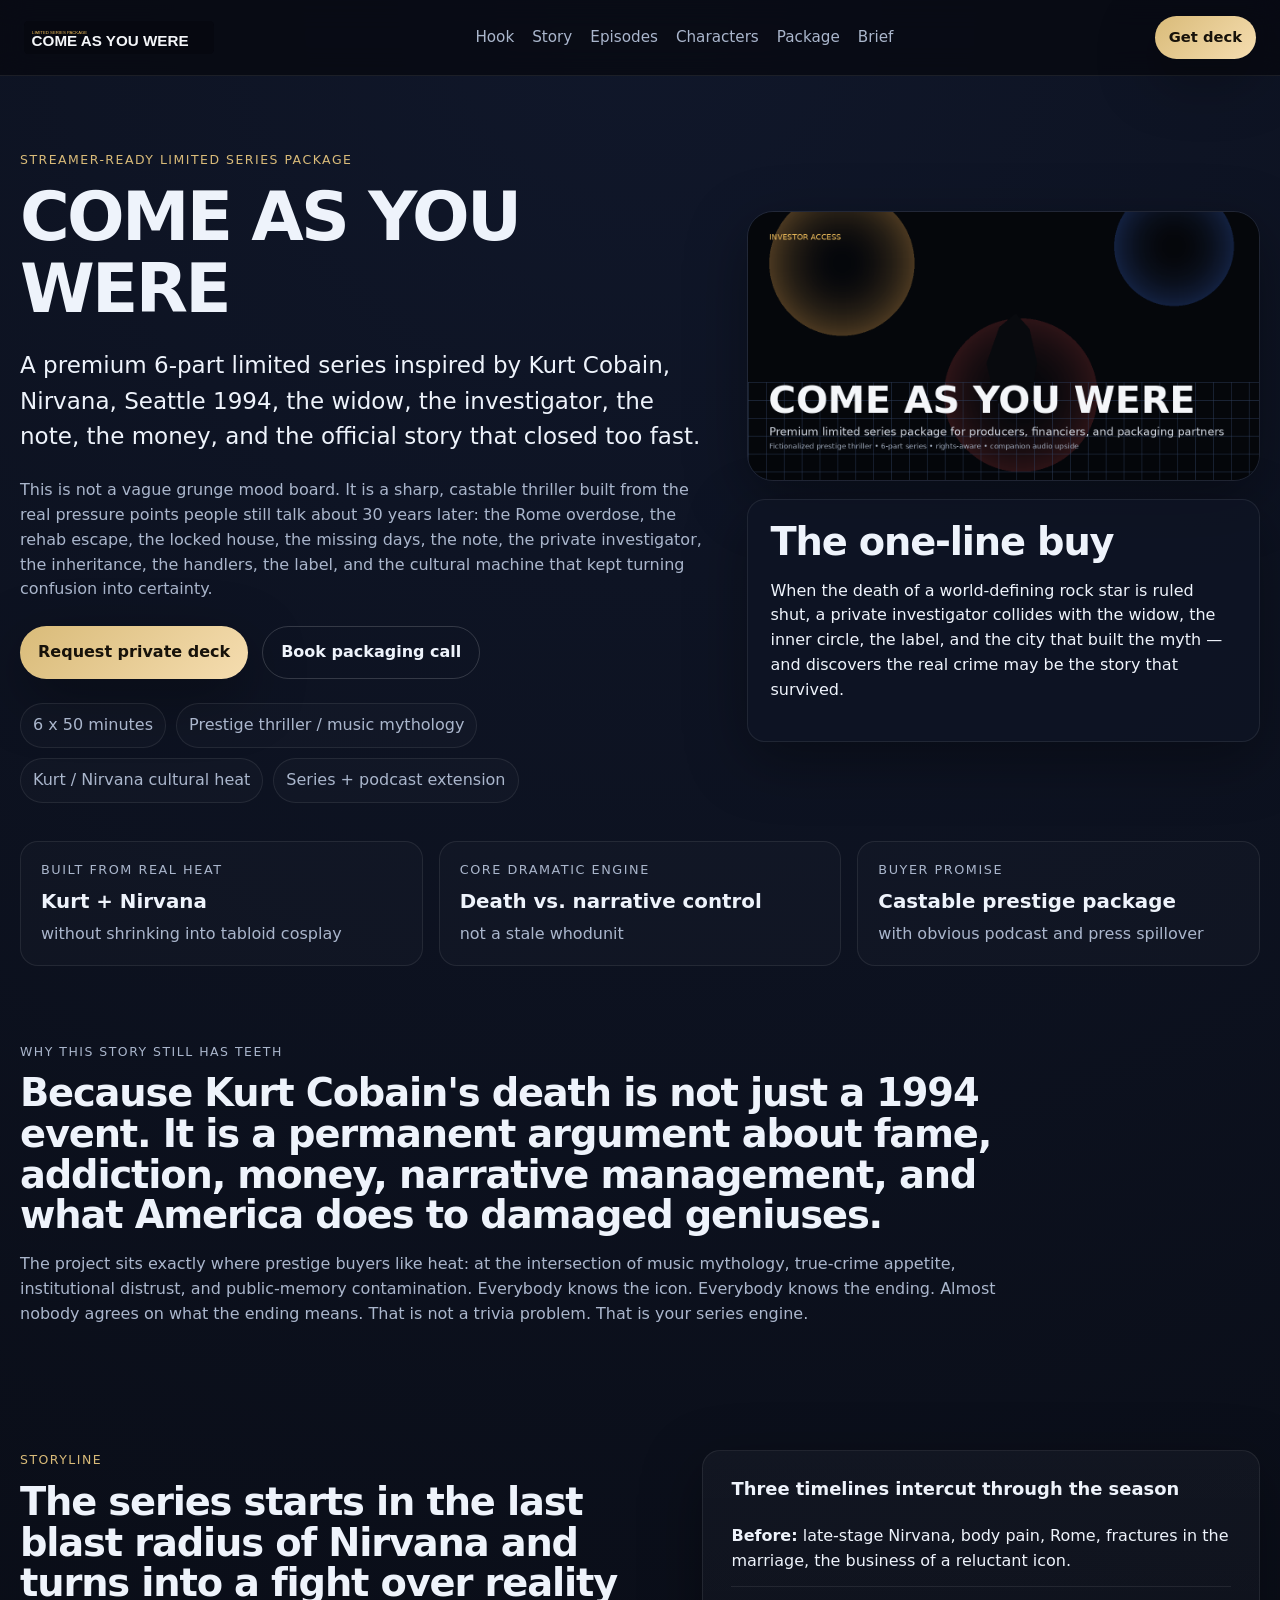
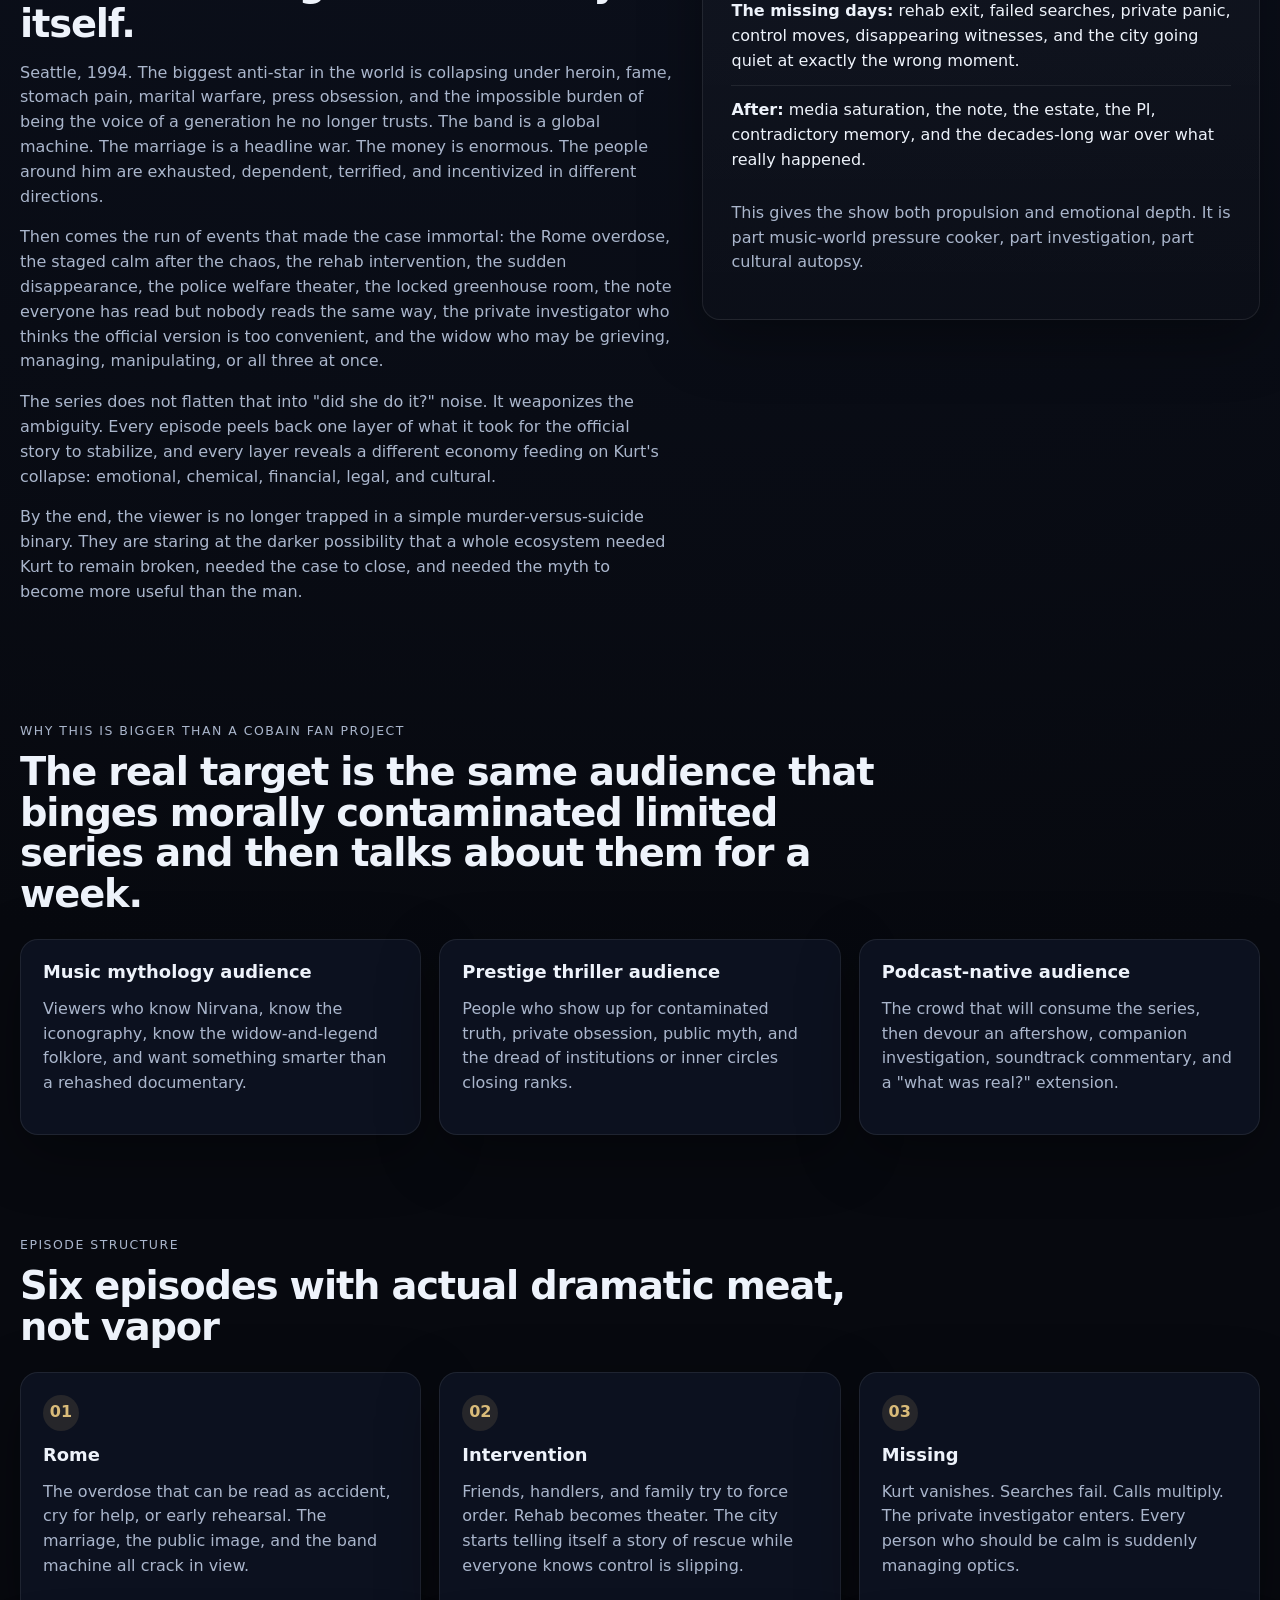
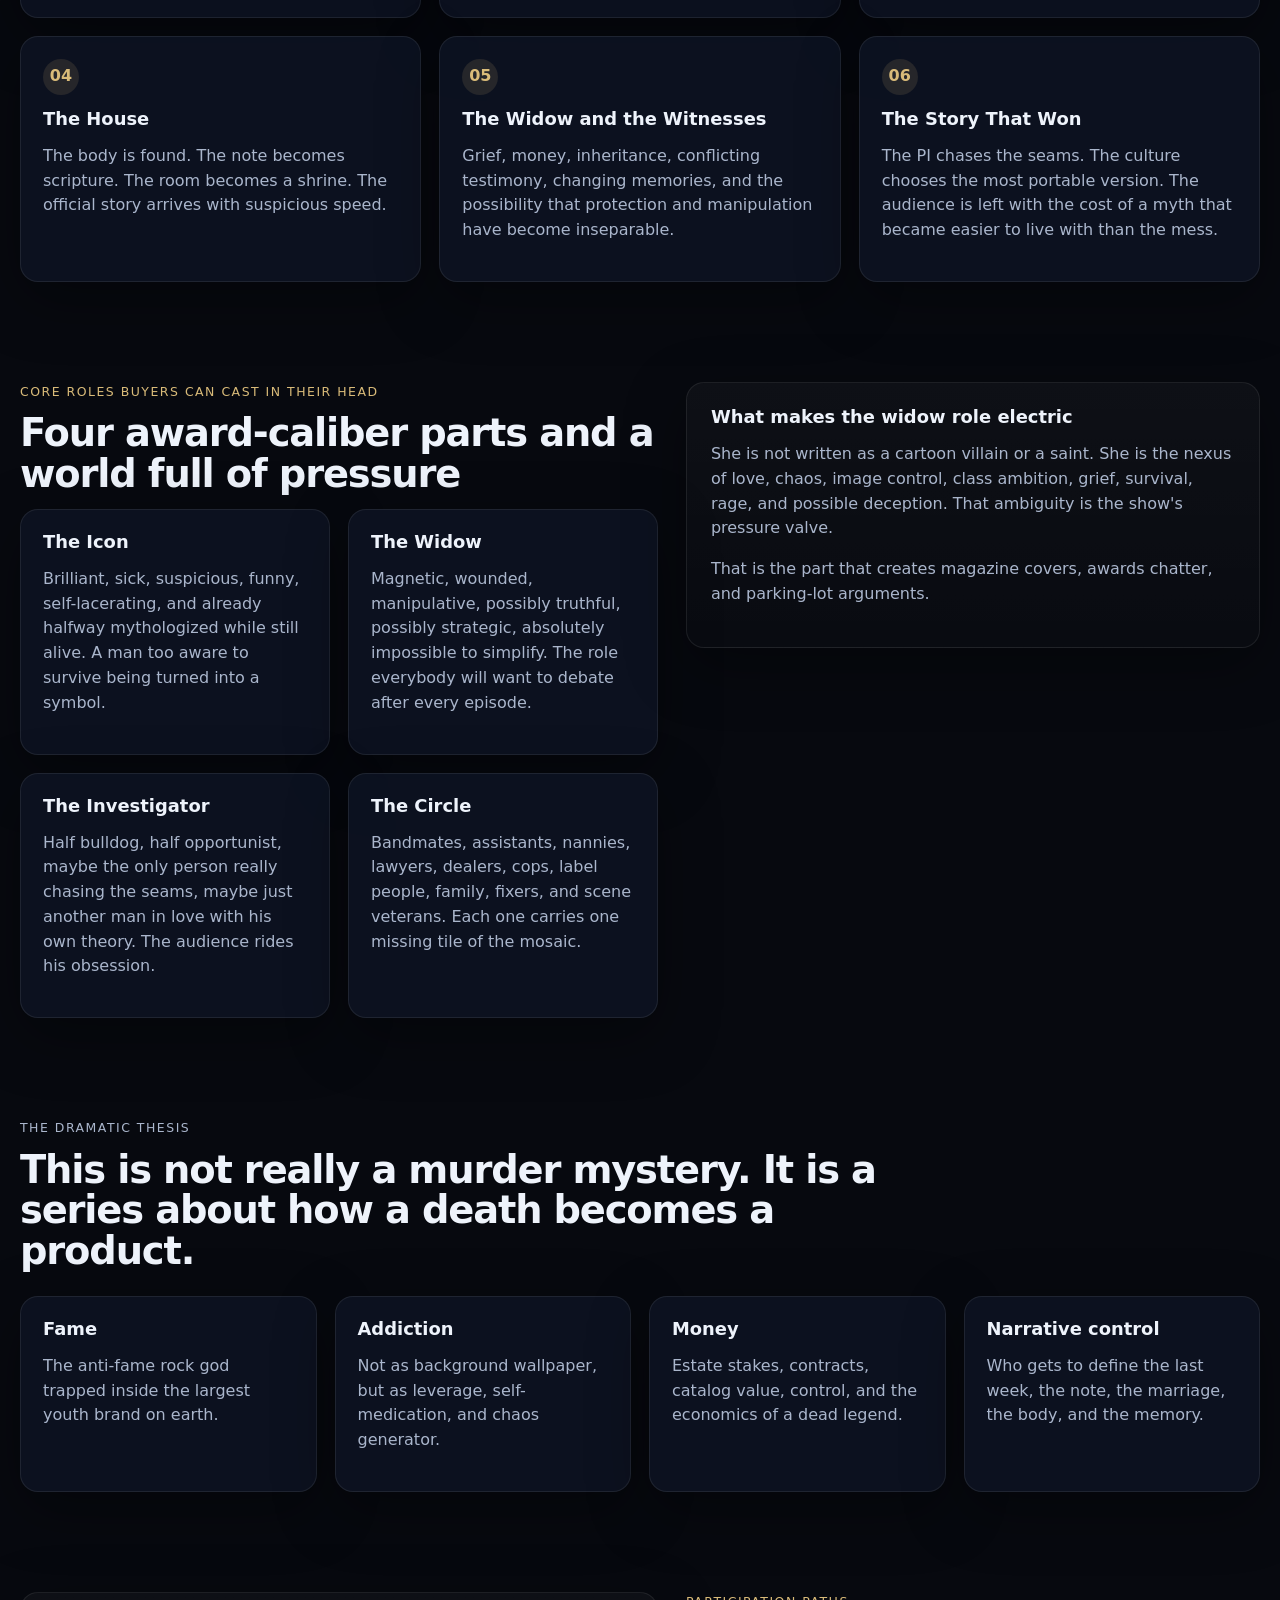
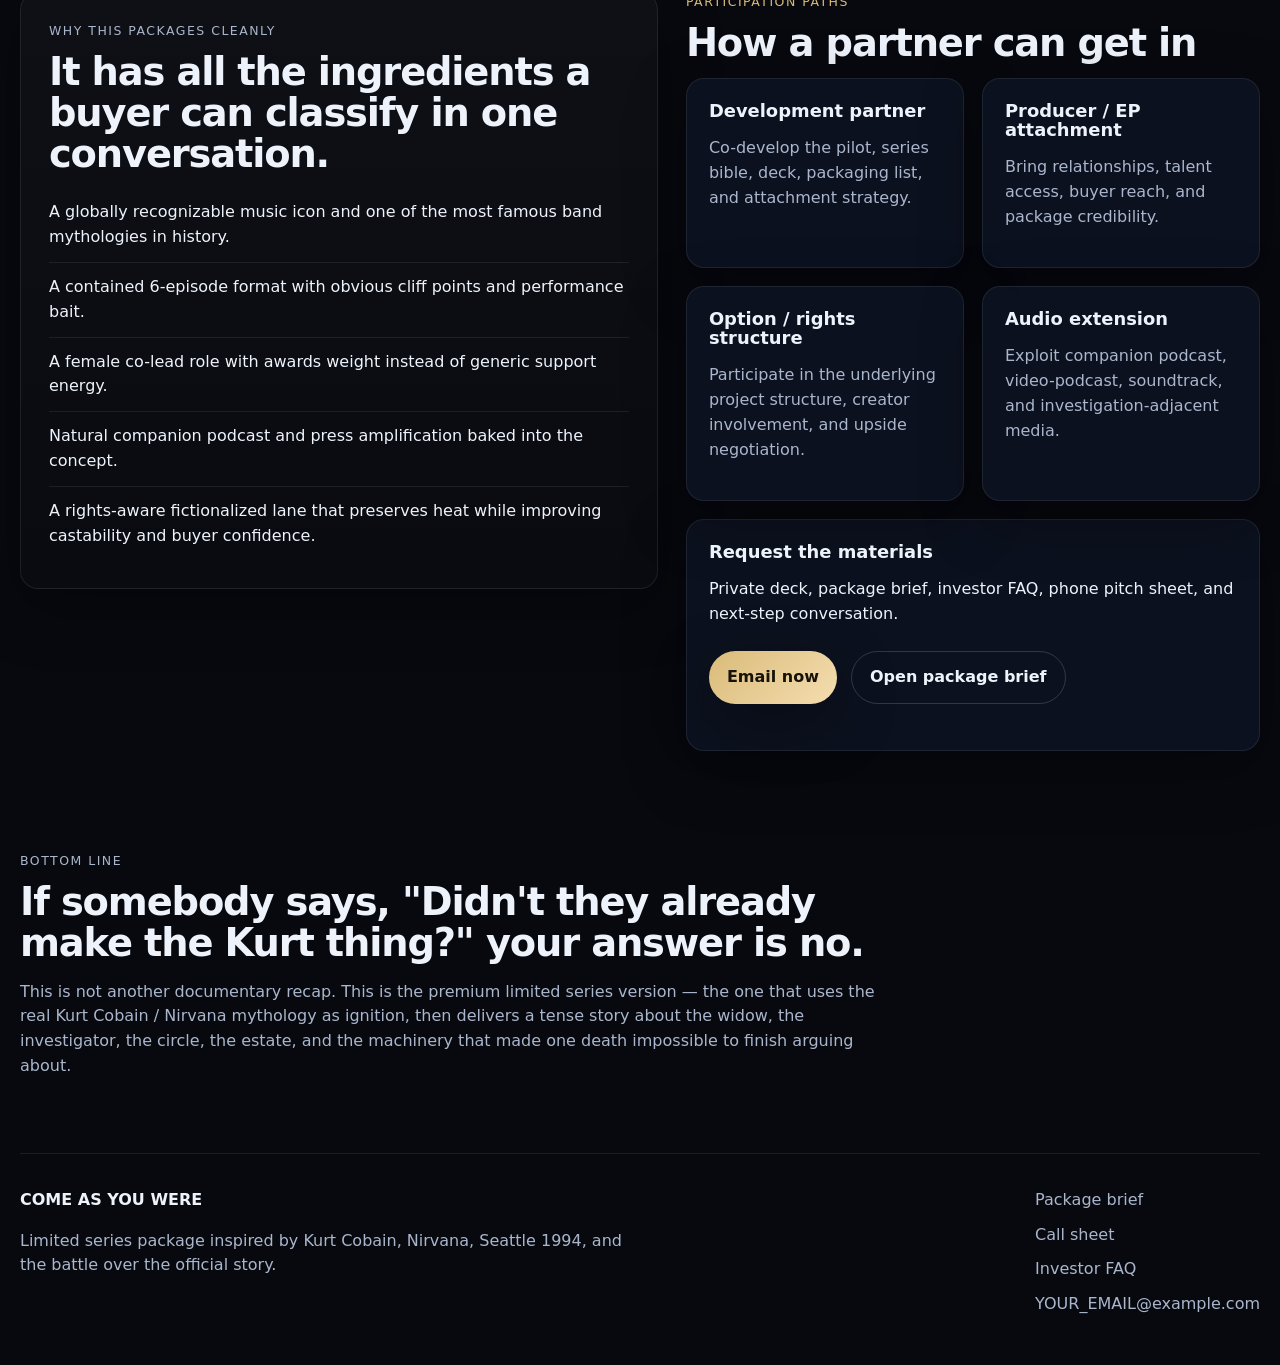
<file: index.html>
<!DOCTYPE html>
<html lang="en">
<head>
  <meta charset="UTF-8">
  <meta name="viewport" content="width=device-width, initial-scale=1.0">
  <title>COME AS YOU WERE | Limited Series Pitch Inspired by Kurt Cobain, Nirvana, and the Seattle 1994 Death Mythology</title>
  <meta name="description" content="COME AS YOU WERE is a premium limited series pitch inspired by Kurt Cobain, Nirvana, Seattle 1994, the widow, the investigator, the note, the money, and the machine that turned one death into permanent cultural argument.">
  <meta name="robots" content="index,follow,max-snippet:-1,max-image-preview:large,max-video-preview:-1">
  <link rel="canonical" href="https://YOUR-DOMAIN.com/">
  <link rel="icon" type="image/x-icon" href="assets/favicon.ico">
  <link rel="icon" type="image/png" sizes="32x32" href="assets/favicon-32.png">
  <link rel="icon" type="image/png" sizes="192x192" href="assets/favicon-192.png">
  <link rel="apple-touch-icon" href="assets/apple-touch-icon.png">
  <link rel="manifest" href="site.webmanifest">
  <meta name="theme-color" content="#07090f">
  <meta property="og:type" content="website">
  <meta property="og:title" content="COME AS YOU WERE | The Kurt Cobain / Nirvana limited-series package with real dramatic substance">
  <meta property="og:description" content="A prestige limited series pitch inspired by Kurt Cobain, Nirvana, Seattle 1994, the widow, the investigator, and the unresolved machinery that profited from ambiguity.">
  <meta property="og:url" content="https://YOUR-DOMAIN.com/">
  <meta property="og:image" content="https://YOUR-DOMAIN.com/assets/og-image.png">
  <meta name="twitter:card" content="summary_large_image">
  <meta name="twitter:title" content="COME AS YOU WERE | Limited Series Pitch Inspired by Kurt Cobain + Nirvana">
  <meta name="twitter:description" content="A premium mini-series package built from the cultural aftershock around Kurt Cobain, Nirvana, and the official story that closed too fast.">
  <meta name="twitter:image" content="https://YOUR-DOMAIN.com/assets/og-image.png">
  <link rel="preload" as="image" href="assets/og-image.png">
  <link rel="stylesheet" href="styles.css">
  <script type="application/ld+json">
  {
    "@context": "https://schema.org",
    "@graph": [
      {
        "@type": "WebSite",
        "name": "COME AS YOU WERE",
        "url": "https://YOUR-DOMAIN.com/",
        "description": "A premium limited series pitch inspired by Kurt Cobain, Nirvana, Seattle 1994, and the cultural battle over what really happened after an icon died.",
        "publisher": {"@type": "Person", "name": "Rick Broider"}
      },
      {
        "@type": "WebPage",
        "name": "COME AS YOU WERE | Limited Series Pitch",
        "url": "https://YOUR-DOMAIN.com/",
        "description": "A limited series pitch package built for producers, financiers, managers, attorneys, and packaging partners.",
        "primaryImageOfPage": "https://YOUR-DOMAIN.com/assets/og-image.png"
      },
      {
        "@type": "CreativeWork",
        "name": "COME AS YOU WERE",
        "creator": {"@type": "Person", "name": "Rick Broider", "sameAs": "https://www.imdb.com/name/YOUR-IMDB-ID/"},
        "genre": ["Thriller", "Music drama", "Mystery", "Limited series"],
        "description": "A six-part fictionalized prestige thriller inspired by Kurt Cobain, Nirvana, Seattle 1994, and the machine that hardened one public death into permanent myth."
      }
    ]
  }
  </script>
</head>
<body>
  <div class="site-shell">
    <header class="topbar">
      <a href="#top" class="brand"><img src="assets/wordmark.svg" alt="COME AS YOU WERE wordmark" class="brandmark"></a>
      <nav class="nav">
        <a href="#hook">Hook</a>
        <a href="#story">Story</a>
        <a href="#episodes">Episodes</a>
        <a href="#characters">Characters</a>
        <a href="#package">Package</a>
        <a href="docs/package-brief.html">Brief</a>
      </nav>
      <a href="mailto:YOUR_EMAIL@example.com?subject=COME%20AS%20YOU%20WERE%20-%20Private%20Deck" class="button button-sm">Get deck</a>
    </header>

    <main id="top">
      <section class="hero">
        <div class="hero-copy">
          <p class="eyebrow">Streamer-ready limited series package</p>
          <h1>COME AS YOU WERE</h1>
          <p class="hero-lead">A premium 6-part limited series inspired by Kurt Cobain, Nirvana, Seattle 1994, the widow, the investigator, the note, the money, and the official story that closed too fast.</p>
          <p class="hero-sub">This is not a vague grunge mood board. It is a sharp, castable thriller built from the real pressure points people still talk about 30 years later: the Rome overdose, the rehab escape, the locked house, the missing days, the note, the private investigator, the inheritance, the handlers, the label, and the cultural machine that kept turning confusion into certainty.</p>
          <div class="cta-row">
            <a class="button" href="mailto:YOUR_EMAIL@example.com?subject=COME%20AS%20YOU%20WERE%20-%20Request%20the%20Private%20Deck">Request private deck</a>
            <a class="button button-ghost" href="https://YOUR-CALENDAR-LINK.com/" target="_blank" rel="noopener">Book packaging call</a>
          </div>
          <ul class="hero-tags">
            <li>6 x 50 minutes</li>
            <li>Prestige thriller / music mythology</li>
            <li>Kurt / Nirvana cultural heat</li>
            <li>Series + podcast extension</li>
          </ul>
        </div>
        <div class="hero-card">
          <img src="assets/og-image.png" alt="COME AS YOU WERE key art" class="hero-image">
          <div class="signal-card">
            <h2>The one-line buy</h2>
            <p>When the death of a world-defining rock star is ruled shut, a private investigator collides with the widow, the inner circle, the label, and the city that built the myth — and discovers the real crime may be the story that survived.</p>
          </div>
        </div>
      </section>

      <section class="metrics-band" id="hook">
        <div class="metric">
          <span class="metric-label">Built from real heat</span>
          <strong>Kurt + Nirvana</strong>
          <span>without shrinking into tabloid cosplay</span>
        </div>
        <div class="metric">
          <span class="metric-label">Core dramatic engine</span>
          <strong>Death vs. narrative control</strong>
          <span>not a stale whodunit</span>
        </div>
        <div class="metric">
          <span class="metric-label">Buyer promise</span>
          <strong>Castable prestige package</strong>
          <span>with obvious podcast and press spillover</span>
        </div>
      </section>

      <section class="section">
        <div class="section-intro narrow">
          <p class="eyebrow">Why this story still has teeth</p>
          <h2>Because Kurt Cobain's death is not just a 1994 event. It is a permanent argument about fame, addiction, money, narrative management, and what America does to damaged geniuses.</h2>
          <p>The project sits exactly where prestige buyers like heat: at the intersection of music mythology, true-crime appetite, institutional distrust, and public-memory contamination. Everybody knows the icon. Everybody knows the ending. Almost nobody agrees on what the ending means. That is not a trivia problem. That is your series engine.</p>
        </div>
      </section>

      <section id="story" class="section split-section story-split">
        <div>
          <p class="eyebrow">Storyline</p>
          <h2>The series starts in the last blast radius of Nirvana and turns into a fight over reality itself.</h2>
          <p class="body-copy">Seattle, 1994. The biggest anti-star in the world is collapsing under heroin, fame, stomach pain, marital warfare, press obsession, and the impossible burden of being the voice of a generation he no longer trusts. The band is a global machine. The marriage is a headline war. The money is enormous. The people around him are exhausted, dependent, terrified, and incentivized in different directions.</p>
          <p class="body-copy">Then comes the run of events that made the case immortal: the Rome overdose, the staged calm after the chaos, the rehab intervention, the sudden disappearance, the police welfare theater, the locked greenhouse room, the note everyone has read but nobody reads the same way, the private investigator who thinks the official version is too convenient, and the widow who may be grieving, managing, manipulating, or all three at once.</p>
          <p class="body-copy">The series does not flatten that into "did she do it?" noise. It weaponizes the ambiguity. Every episode peels back one layer of what it took for the official story to stabilize, and every layer reveals a different economy feeding on Kurt's collapse: emotional, chemical, financial, legal, and cultural.</p>
          <p class="body-copy">By the end, the viewer is no longer trapped in a simple murder-versus-suicide binary. They are staring at the darker possibility that a whole ecosystem needed Kurt to remain broken, needed the case to close, and needed the myth to become more useful than the man.</p>
        </div>
        <aside class="highlight-panel large">
          <h3>Three timelines intercut through the season</h3>
          <ul class="clean-list">
            <li><strong>Before:</strong> late-stage Nirvana, body pain, Rome, fractures in the marriage, the business of a reluctant icon.</li>
            <li><strong>The missing days:</strong> rehab exit, failed searches, private panic, control moves, disappearing witnesses, and the city going quiet at exactly the wrong moment.</li>
            <li><strong>After:</strong> media saturation, the note, the estate, the PI, contradictory memory, and the decades-long war over what really happened.</li>
          </ul>
          <p class="small-note">This gives the show both propulsion and emotional depth. It is part music-world pressure cooker, part investigation, part cultural autopsy.</p>
        </aside>
      </section>

      <section class="section">
        <div class="section-intro">
          <p class="eyebrow">Why this is bigger than a Cobain fan project</p>
          <h2>The real target is the same audience that binges morally contaminated limited series and then talks about them for a week.</h2>
        </div>
        <div class="card-grid three-up">
          <article class="info-card">
            <h3>Music mythology audience</h3>
            <p>Viewers who know Nirvana, know the iconography, know the widow-and-legend folklore, and want something smarter than a rehashed documentary.</p>
          </article>
          <article class="info-card">
            <h3>Prestige thriller audience</h3>
            <p>People who show up for contaminated truth, private obsession, public myth, and the dread of institutions or inner circles closing ranks.</p>
          </article>
          <article class="info-card">
            <h3>Podcast-native audience</h3>
            <p>The crowd that will consume the series, then devour an aftershow, companion investigation, soundtrack commentary, and a "what was real?" extension.</p>
          </article>
        </div>
      </section>

      <section id="episodes" class="section">
        <div class="section-intro">
          <p class="eyebrow">Episode structure</p>
          <h2>Six episodes with actual dramatic meat, not vapor</h2>
        </div>
        <div class="episode-grid">
          <article class="episode-card"><span>01</span><h3>Rome</h3><p>The overdose that can be read as accident, cry for help, or early rehearsal. The marriage, the public image, and the band machine all crack in view.</p></article>
          <article class="episode-card"><span>02</span><h3>Intervention</h3><p>Friends, handlers, and family try to force order. Rehab becomes theater. The city starts telling itself a story of rescue while everyone knows control is slipping.</p></article>
          <article class="episode-card"><span>03</span><h3>Missing</h3><p>Kurt vanishes. Searches fail. Calls multiply. The private investigator enters. Every person who should be calm is suddenly managing optics.</p></article>
          <article class="episode-card"><span>04</span><h3>The House</h3><p>The body is found. The note becomes scripture. The room becomes a shrine. The official story arrives with suspicious speed.</p></article>
          <article class="episode-card"><span>05</span><h3>The Widow and the Witnesses</h3><p>Grief, money, inheritance, conflicting testimony, changing memories, and the possibility that protection and manipulation have become inseparable.</p></article>
          <article class="episode-card"><span>06</span><h3>The Story That Won</h3><p>The PI chases the seams. The culture chooses the most portable version. The audience is left with the cost of a myth that became easier to live with than the mess.</p></article>
        </div>
      </section>

      <section id="characters" class="section split-section">
        <div>
          <p class="eyebrow">Core roles buyers can cast in their head</p>
          <h2>Four award-caliber parts and a world full of pressure</h2>
          <div class="card-grid two-up">
            <article class="info-card">
              <h3>The Icon</h3>
              <p>Brilliant, sick, suspicious, funny, self-lacerating, and already halfway mythologized while still alive. A man too aware to survive being turned into a symbol.</p>
            </article>
            <article class="info-card">
              <h3>The Widow</h3>
              <p>Magnetic, wounded, manipulative, possibly truthful, possibly strategic, absolutely impossible to simplify. The role everybody will want to debate after every episode.</p>
            </article>
            <article class="info-card">
              <h3>The Investigator</h3>
              <p>Half bulldog, half opportunist, maybe the only person really chasing the seams, maybe just another man in love with his own theory. The audience rides his obsession.</p>
            </article>
            <article class="info-card">
              <h3>The Circle</h3>
              <p>Bandmates, assistants, nannies, lawyers, dealers, cops, label people, family, fixers, and scene veterans. Each one carries one missing tile of the mosaic.</p>
            </article>
          </div>
        </div>
        <aside class="highlight-panel">
          <h3>What makes the widow role electric</h3>
          <p>She is not written as a cartoon villain or a saint. She is the nexus of love, chaos, image control, class ambition, grief, survival, rage, and possible deception. That ambiguity is the show's pressure valve.</p>
          <p class="small-note">That is the part that creates magazine covers, awards chatter, and parking-lot arguments.</p>
        </aside>
      </section>

      <section class="section">
        <div class="section-intro">
          <p class="eyebrow">The dramatic thesis</p>
          <h2>This is not really a murder mystery. It is a series about how a death becomes a product.</h2>
        </div>
        <div class="card-grid four-up">
          <article class="info-card"><h3>Fame</h3><p>The anti-fame rock god trapped inside the largest youth brand on earth.</p></article>
          <article class="info-card"><h3>Addiction</h3><p>Not as background wallpaper, but as leverage, self-medication, and chaos generator.</p></article>
          <article class="info-card"><h3>Money</h3><p>Estate stakes, contracts, catalog value, control, and the economics of a dead legend.</p></article>
          <article class="info-card"><h3>Narrative control</h3><p>Who gets to define the last week, the note, the marriage, the body, and the memory.</p></article>
        </div>
      </section>

      <section id="package" class="section split-section">
        <div class="highlight-panel large">
          <p class="eyebrow">Why this packages cleanly</p>
          <h2>It has all the ingredients a buyer can classify in one conversation.</h2>
          <ul class="clean-list">
            <li>A globally recognizable music icon and one of the most famous band mythologies in history.</li>
            <li>A contained 6-episode format with obvious cliff points and performance bait.</li>
            <li>A female co-lead role with awards weight instead of generic support energy.</li>
            <li>Natural companion podcast and press amplification baked into the concept.</li>
            <li>A rights-aware fictionalized lane that preserves heat while improving castability and buyer confidence.</li>
          </ul>
        </div>
        <div>
          <p class="eyebrow">Participation paths</p>
          <h2>How a partner can get in</h2>
          <div class="card-grid two-up">
            <article class="info-card"><h3>Development partner</h3><p>Co-develop the pilot, series bible, deck, packaging list, and attachment strategy.</p></article>
            <article class="info-card"><h3>Producer / EP attachment</h3><p>Bring relationships, talent access, buyer reach, and package credibility.</p></article>
            <article class="info-card"><h3>Option / rights structure</h3><p>Participate in the underlying project structure, creator involvement, and upside negotiation.</p></article>
            <article class="info-card"><h3>Audio extension</h3><p>Exploit companion podcast, video-podcast, soundtrack, and investigation-adjacent media.</p></article>
          </div>
          <div class="cta-panel">
            <h3>Request the materials</h3>
            <p>Private deck, package brief, investor FAQ, phone pitch sheet, and next-step conversation.</p>
            <div class="cta-row left">
              <a class="button" href="mailto:YOUR_EMAIL@example.com?subject=COME%20AS%20YOU%20WERE%20-%20Send%20materials">Email now</a>
              <a class="button button-ghost" href="docs/package-brief.html">Open package brief</a>
            </div>
          </div>
        </div>
      </section>

      <section class="section faq-section">
        <div class="section-intro">
          <p class="eyebrow">Bottom line</p>
          <h2>If somebody says, "Didn't they already make the Kurt thing?" your answer is no.</h2>
          <p>This is not another documentary recap. This is the premium limited series version — the one that uses the real Kurt Cobain / Nirvana mythology as ignition, then delivers a tense story about the widow, the investigator, the circle, the estate, and the machinery that made one death impossible to finish arguing about.</p>
        </div>
      </section>
    </main>

    <footer class="footer">
      <div>
        <strong>COME AS YOU WERE</strong>
        <p>Limited series package inspired by Kurt Cobain, Nirvana, Seattle 1994, and the battle over the official story.</p>
      </div>
      <div class="footer-links">
        <a href="docs/package-brief.html">Package brief</a>
        <a href="docs/call-sheet.html">Call sheet</a>
        <a href="docs/investor-faq.html">Investor FAQ</a>
        <a href="mailto:YOUR_EMAIL@example.com">YOUR_EMAIL@example.com</a>
      </div>
    </footer>
  </div>
  <script src="script.js"></script>
</body>
</html>
</file>
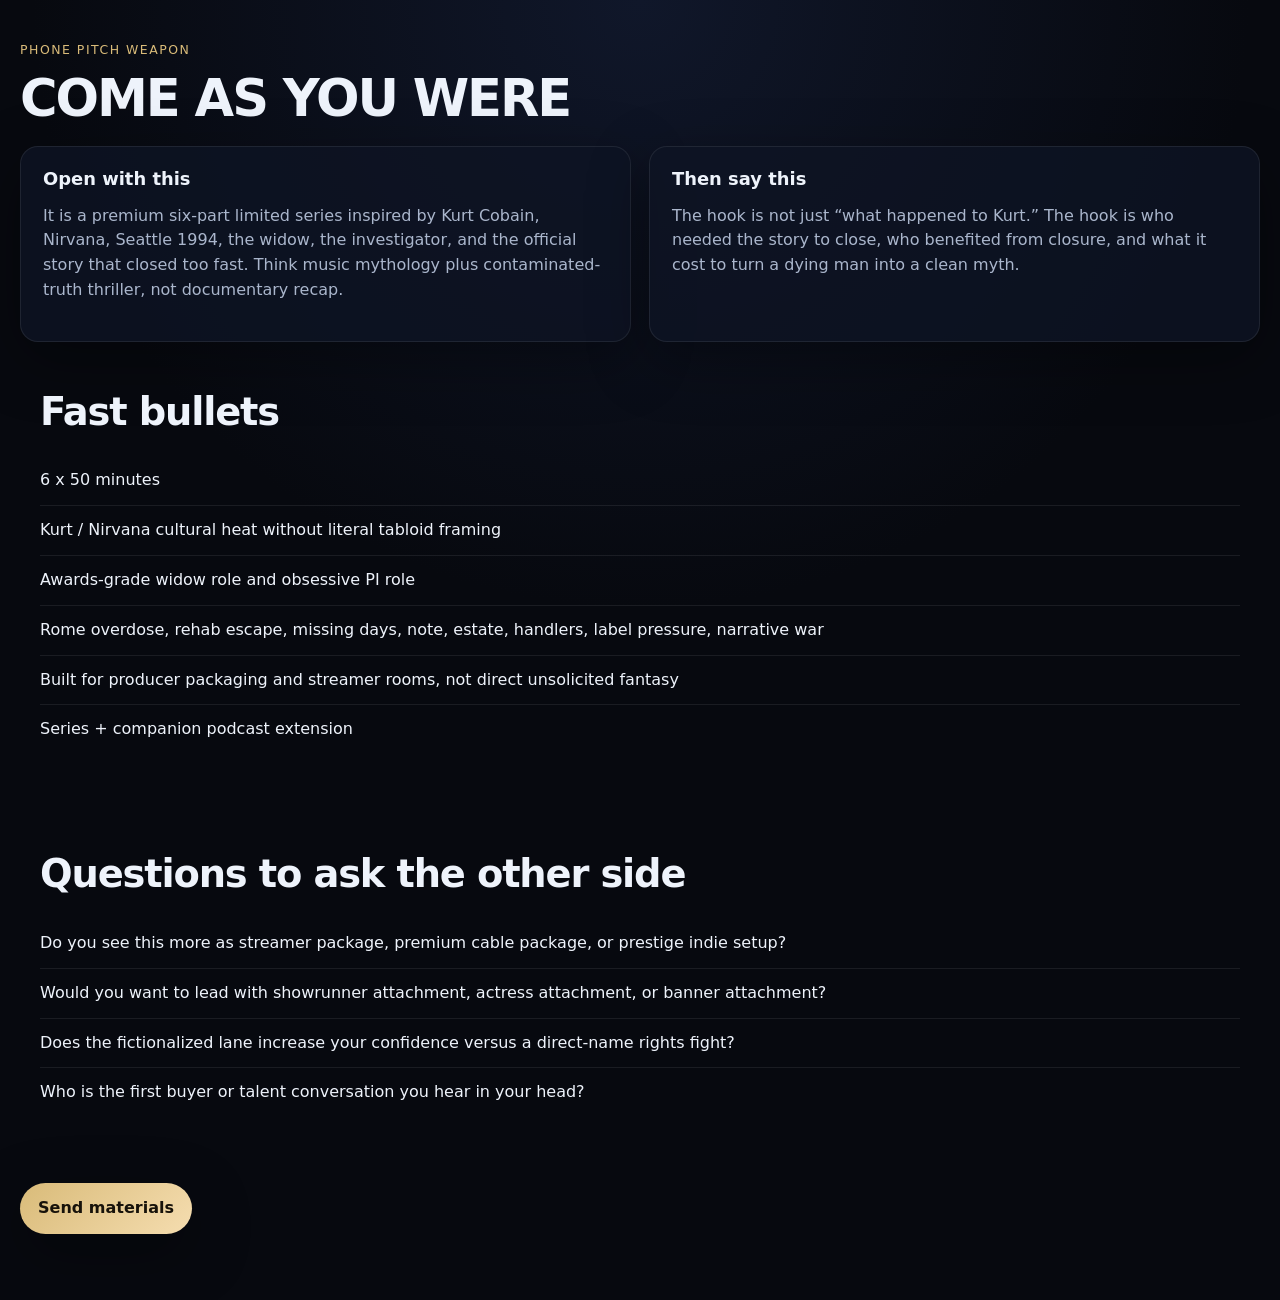
<file: docs/call-sheet.html>
<!DOCTYPE html>
<html lang="en"><head><meta charset="UTF-8"><meta name="viewport" content="width=device-width, initial-scale=1.0"><title>COME AS YOU WERE | Producer Call Sheet</title><link rel="stylesheet" href="../styles.css"></head>
<body><div class="site-shell"><main class="section" style="padding-top:40px;">
<p class="eyebrow">Phone pitch weapon</p><h1 style="font-size:3.2rem;">COME AS YOU WERE</h1>
<div class="card-grid two-up" style="margin-top:20px;">
<article class="info-card"><h3>Open with this</h3><p>It is a premium six-part limited series inspired by Kurt Cobain, Nirvana, Seattle 1994, the widow, the investigator, and the official story that closed too fast. Think music mythology plus contaminated-truth thriller, not documentary recap.</p></article>
<article class="info-card"><h3>Then say this</h3><p>The hook is not just “what happened to Kurt.” The hook is who needed the story to close, who benefited from closure, and what it cost to turn a dying man into a clean myth.</p></article>
</div>
<section class="section" style="padding-left:0;padding-right:0;">
<div class="section-intro"><h2>Fast bullets</h2></div>
<ul class="clean-list">
<li>6 x 50 minutes</li>
<li>Kurt / Nirvana cultural heat without literal tabloid framing</li>
<li>Awards-grade widow role and obsessive PI role</li>
<li>Rome overdose, rehab escape, missing days, note, estate, handlers, label pressure, narrative war</li>
<li>Built for producer packaging and streamer rooms, not direct unsolicited fantasy</li>
<li>Series + companion podcast extension</li>
</ul>
</section>
<section class="section" style="padding-left:0;padding-right:0;">
<div class="section-intro"><h2>Questions to ask the other side</h2></div>
<ul class="clean-list">
<li>Do you see this more as streamer package, premium cable package, or prestige indie setup?</li>
<li>Would you want to lead with showrunner attachment, actress attachment, or banner attachment?</li>
<li>Does the fictionalized lane increase your confidence versus a direct-name rights fight?</li>
<li>Who is the first buyer or talent conversation you hear in your head?</li>
</ul>
</section>
<p><a class="button" href="mailto:YOUR_EMAIL@example.com?subject=COME%20AS%20YOU%20WERE%20-%20Call">Send materials</a></p>
</main></div></body></html>
</file>
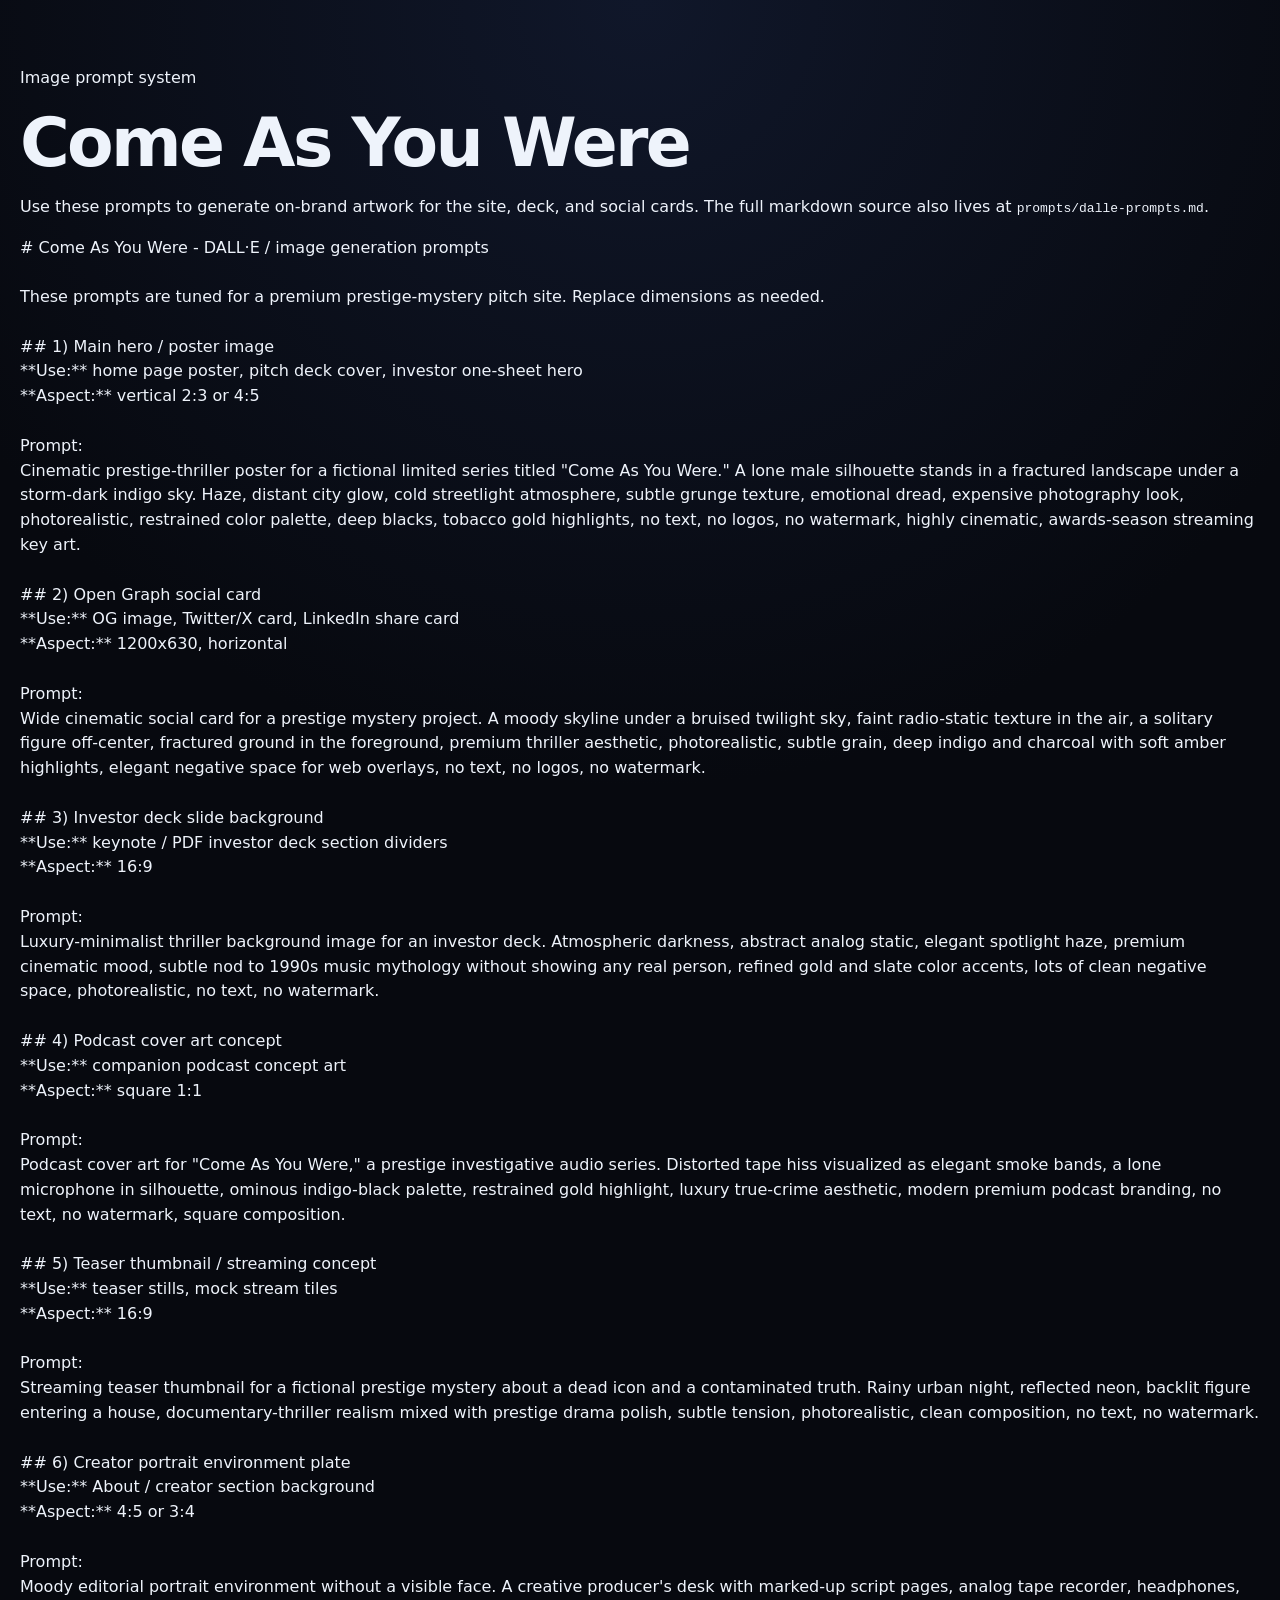
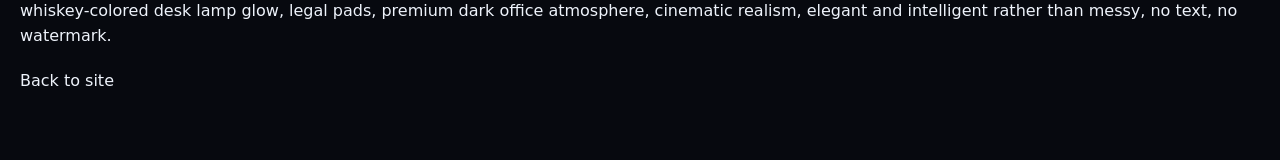
<file: docs/dalle-prompts.html>
<!DOCTYPE html>
<html lang="en">
<head>
  <meta charset="utf-8" />
  <meta name="viewport" content="width=device-width, initial-scale=1" />
  <title>Come As You Were | Image Prompts</title>
  <meta name="description" content="Image prompts for the Come As You Were pitch website." />
  <link rel="canonical" href="https://YOUR-DOMAIN.com/docs/dalle-prompts.html" />
  <link rel="stylesheet" href="../styles.css" />
</head>
<body>
  <main class="section">
    <div class="container">
      <p class="kicker">Image prompt system</p>
      <h1>Come As You Were</h1>
      <p class="lede">Use these prompts to generate on-brand artwork for the site, deck, and social cards. The full markdown source also lives at <code>prompts/dalle-prompts.md</code>.</p>
      <article class="card">
        <pre style="white-space:pre-wrap; font:inherit; margin:0"># Come As You Were - DALL·E / image generation prompts

These prompts are tuned for a premium prestige-mystery pitch site. Replace dimensions as needed.

## 1) Main hero / poster image
**Use:** home page poster, pitch deck cover, investor one-sheet hero  
**Aspect:** vertical 2:3 or 4:5

Prompt:
Cinematic prestige-thriller poster for a fictional limited series titled "Come As You Were." A lone male silhouette stands in a fractured landscape under a storm-dark indigo sky. Haze, distant city glow, cold streetlight atmosphere, subtle grunge texture, emotional dread, expensive photography look, photorealistic, restrained color palette, deep blacks, tobacco gold highlights, no text, no logos, no watermark, highly cinematic, awards-season streaming key art.

## 2) Open Graph social card
**Use:** OG image, Twitter/X card, LinkedIn share card  
**Aspect:** 1200x630, horizontal

Prompt:
Wide cinematic social card for a prestige mystery project. A moody skyline under a bruised twilight sky, faint radio-static texture in the air, a solitary figure off-center, fractured ground in the foreground, premium thriller aesthetic, photorealistic, subtle grain, deep indigo and charcoal with soft amber highlights, elegant negative space for web overlays, no text, no logos, no watermark.

## 3) Investor deck slide background
**Use:** keynote / PDF investor deck section dividers  
**Aspect:** 16:9

Prompt:
Luxury-minimalist thriller background image for an investor deck. Atmospheric darkness, abstract analog static, elegant spotlight haze, premium cinematic mood, subtle nod to 1990s music mythology without showing any real person, refined gold and slate color accents, lots of clean negative space, photorealistic, no text, no watermark.

## 4) Podcast cover art concept
**Use:** companion podcast concept art  
**Aspect:** square 1:1

Prompt:
Podcast cover art for "Come As You Were," a prestige investigative audio series. Distorted tape hiss visualized as elegant smoke bands, a lone microphone in silhouette, ominous indigo-black palette, restrained gold highlight, luxury true-crime aesthetic, modern premium podcast branding, no text, no watermark, square composition.

## 5) Teaser thumbnail / streaming concept
**Use:** teaser stills, mock stream tiles  
**Aspect:** 16:9

Prompt:
Streaming teaser thumbnail for a fictional prestige mystery about a dead icon and a contaminated truth. Rainy urban night, reflected neon, backlit figure entering a house, documentary-thriller realism mixed with prestige drama polish, subtle tension, photorealistic, clean composition, no text, no watermark.

## 6) Creator portrait environment plate
**Use:** About / creator section background  
**Aspect:** 4:5 or 3:4

Prompt:
Moody editorial portrait environment without a visible face. A creative producer's desk with marked-up script pages, analog tape recorder, headphones, whiskey-colored desk lamp glow, legal pads, premium dark office atmosphere, cinematic realism, elegant and intelligent rather than messy, no text, no watermark.
</pre>
      </article>
      <p style="margin-top:20px"><a class="btn btn-ghost" href="../index.html">Back to site</a></p>
    </div>
  </main>
</body>
</html>
</file>
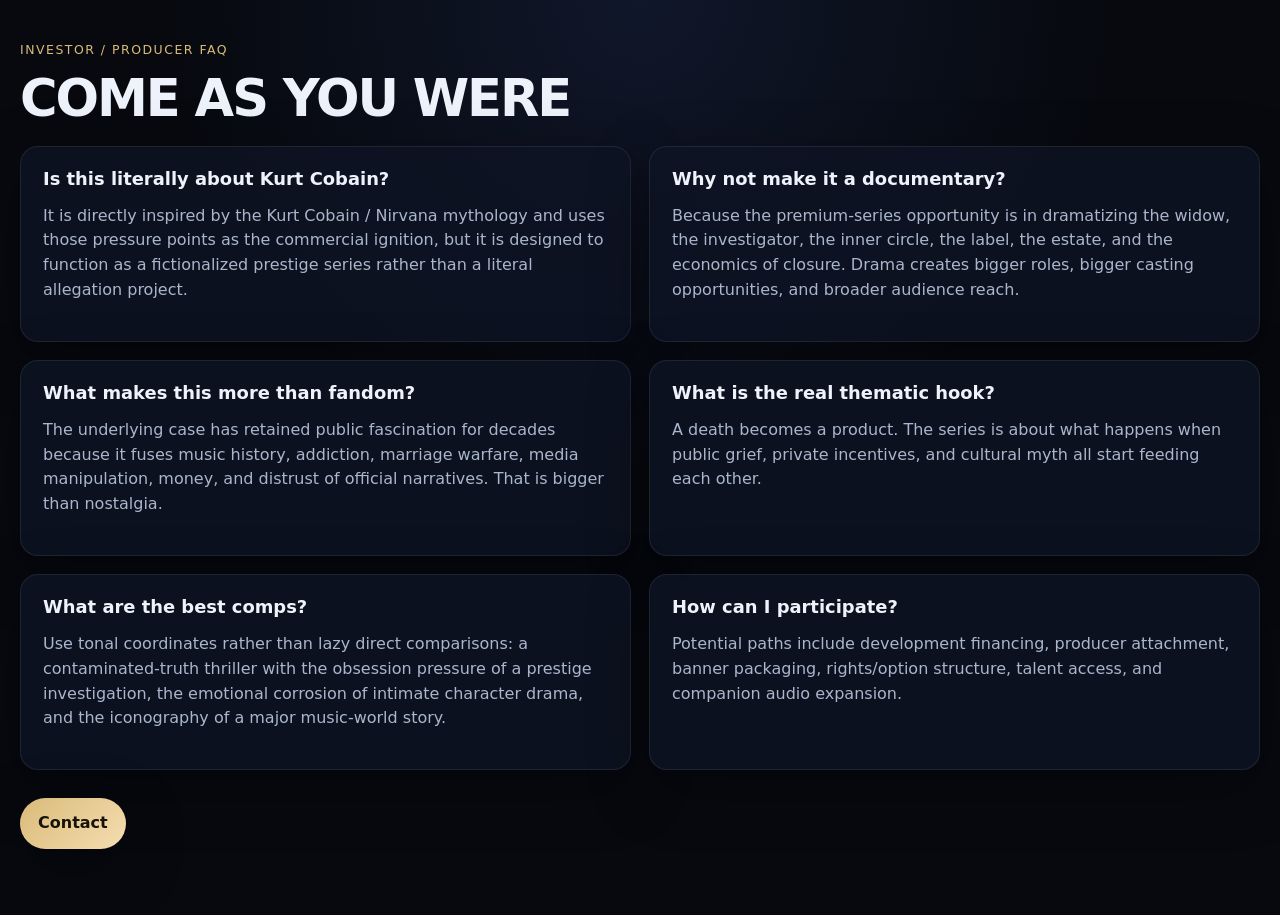
<file: docs/investor-faq.html>
<!DOCTYPE html>
<html lang="en"><head><meta charset="UTF-8"><meta name="viewport" content="width=device-width, initial-scale=1.0"><title>COME AS YOU WERE | Investor FAQ</title><link rel="stylesheet" href="../styles.css"></head>
<body><div class="site-shell"><main class="section" style="padding-top:40px;">
<p class="eyebrow">Investor / producer FAQ</p><h1 style="font-size:3.2rem;">COME AS YOU WERE</h1>
<div class="card-grid two-up" style="margin-top:20px;">
<article class="info-card"><h3>Is this literally about Kurt Cobain?</h3><p>It is directly inspired by the Kurt Cobain / Nirvana mythology and uses those pressure points as the commercial ignition, but it is designed to function as a fictionalized prestige series rather than a literal allegation project.</p></article>
<article class="info-card"><h3>Why not make it a documentary?</h3><p>Because the premium-series opportunity is in dramatizing the widow, the investigator, the inner circle, the label, the estate, and the economics of closure. Drama creates bigger roles, bigger casting opportunities, and broader audience reach.</p></article>
<article class="info-card"><h3>What makes this more than fandom?</h3><p>The underlying case has retained public fascination for decades because it fuses music history, addiction, marriage warfare, media manipulation, money, and distrust of official narratives. That is bigger than nostalgia.</p></article>
<article class="info-card"><h3>What is the real thematic hook?</h3><p>A death becomes a product. The series is about what happens when public grief, private incentives, and cultural myth all start feeding each other.</p></article>
<article class="info-card"><h3>What are the best comps?</h3><p>Use tonal coordinates rather than lazy direct comparisons: a contaminated-truth thriller with the obsession pressure of a prestige investigation, the emotional corrosion of intimate character drama, and the iconography of a major music-world story.</p></article>
<article class="info-card"><h3>How can I participate?</h3><p>Potential paths include development financing, producer attachment, banner packaging, rights/option structure, talent access, and companion audio expansion.</p></article>
</div>
<p style="margin-top:28px;"><a class="button" href="mailto:YOUR_EMAIL@example.com?subject=COME%20AS%20YOU%20WERE%20-%20FAQ">Contact</a></p>
</main></div></body></html>
</file>
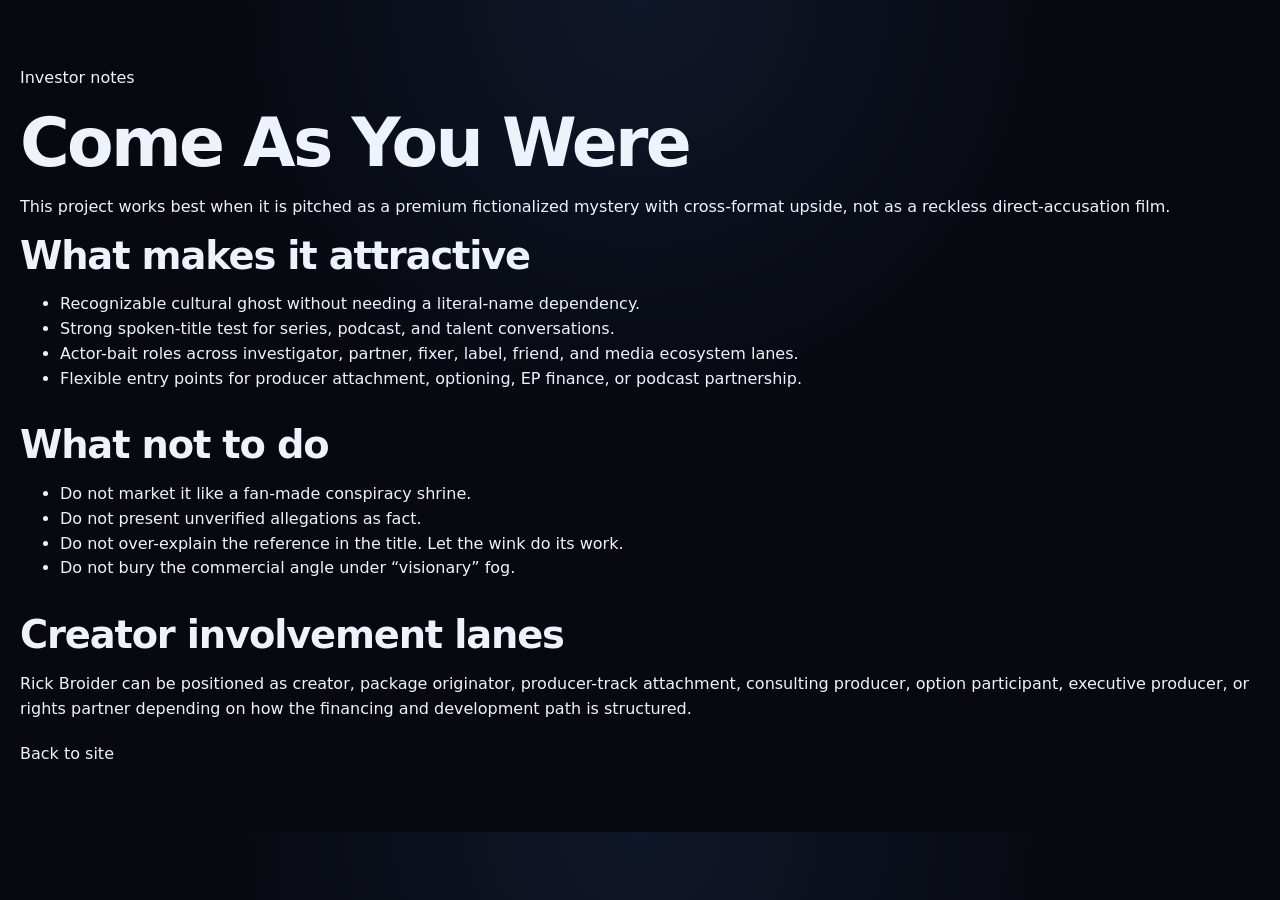
<file: docs/investor-notes.html>
<!DOCTYPE html>
<html lang="en">
<head>
  <meta charset="utf-8" />
  <meta name="viewport" content="width=device-width, initial-scale=1" />
  <title>Come As You Were | Investor Notes</title>
  <meta name="description" content="Investor notes for Come As You Were, a premium fictionalized prestige mystery package." />
  <link rel="canonical" href="https://YOUR-DOMAIN.com/docs/investor-notes.html" />
  <link rel="stylesheet" href="../styles.css" />
</head>
<body>
  <main class="section">
    <div class="container">
      <p class="kicker">Investor notes</p>
      <h1>Come As You Were</h1>
      <p class="lede">This project works best when it is pitched as a premium fictionalized mystery with cross-format upside, not as a reckless direct-accusation film.</p>

      <div class="card-grid two">
        <article class="card">
          <h2>What makes it attractive</h2>
          <ul class="list">
            <li>Recognizable cultural ghost without needing a literal-name dependency.</li>
            <li>Strong spoken-title test for series, podcast, and talent conversations.</li>
            <li>Actor-bait roles across investigator, partner, fixer, label, friend, and media ecosystem lanes.</li>
            <li>Flexible entry points for producer attachment, optioning, EP finance, or podcast partnership.</li>
          </ul>
        </article>

        <article class="card">
          <h2>What not to do</h2>
          <ul class="list">
            <li>Do not market it like a fan-made conspiracy shrine.</li>
            <li>Do not present unverified allegations as fact.</li>
            <li>Do not over-explain the reference in the title. Let the wink do its work.</li>
            <li>Do not bury the commercial angle under “visionary” fog.</li>
          </ul>
        </article>
      </div>

      <div class="card" style="margin-top:18px">
        <h2>Creator involvement lanes</h2>
        <p>Rick Broider can be positioned as creator, package originator, producer-track attachment, consulting producer, option participant, executive producer, or rights partner depending on how the financing and development path is structured.</p>
      </div>

      <p style="margin-top:20px"><a class="btn btn-ghost" href="../index.html">Back to site</a></p>
    </div>
  </main>
</body>
</html>
</file>
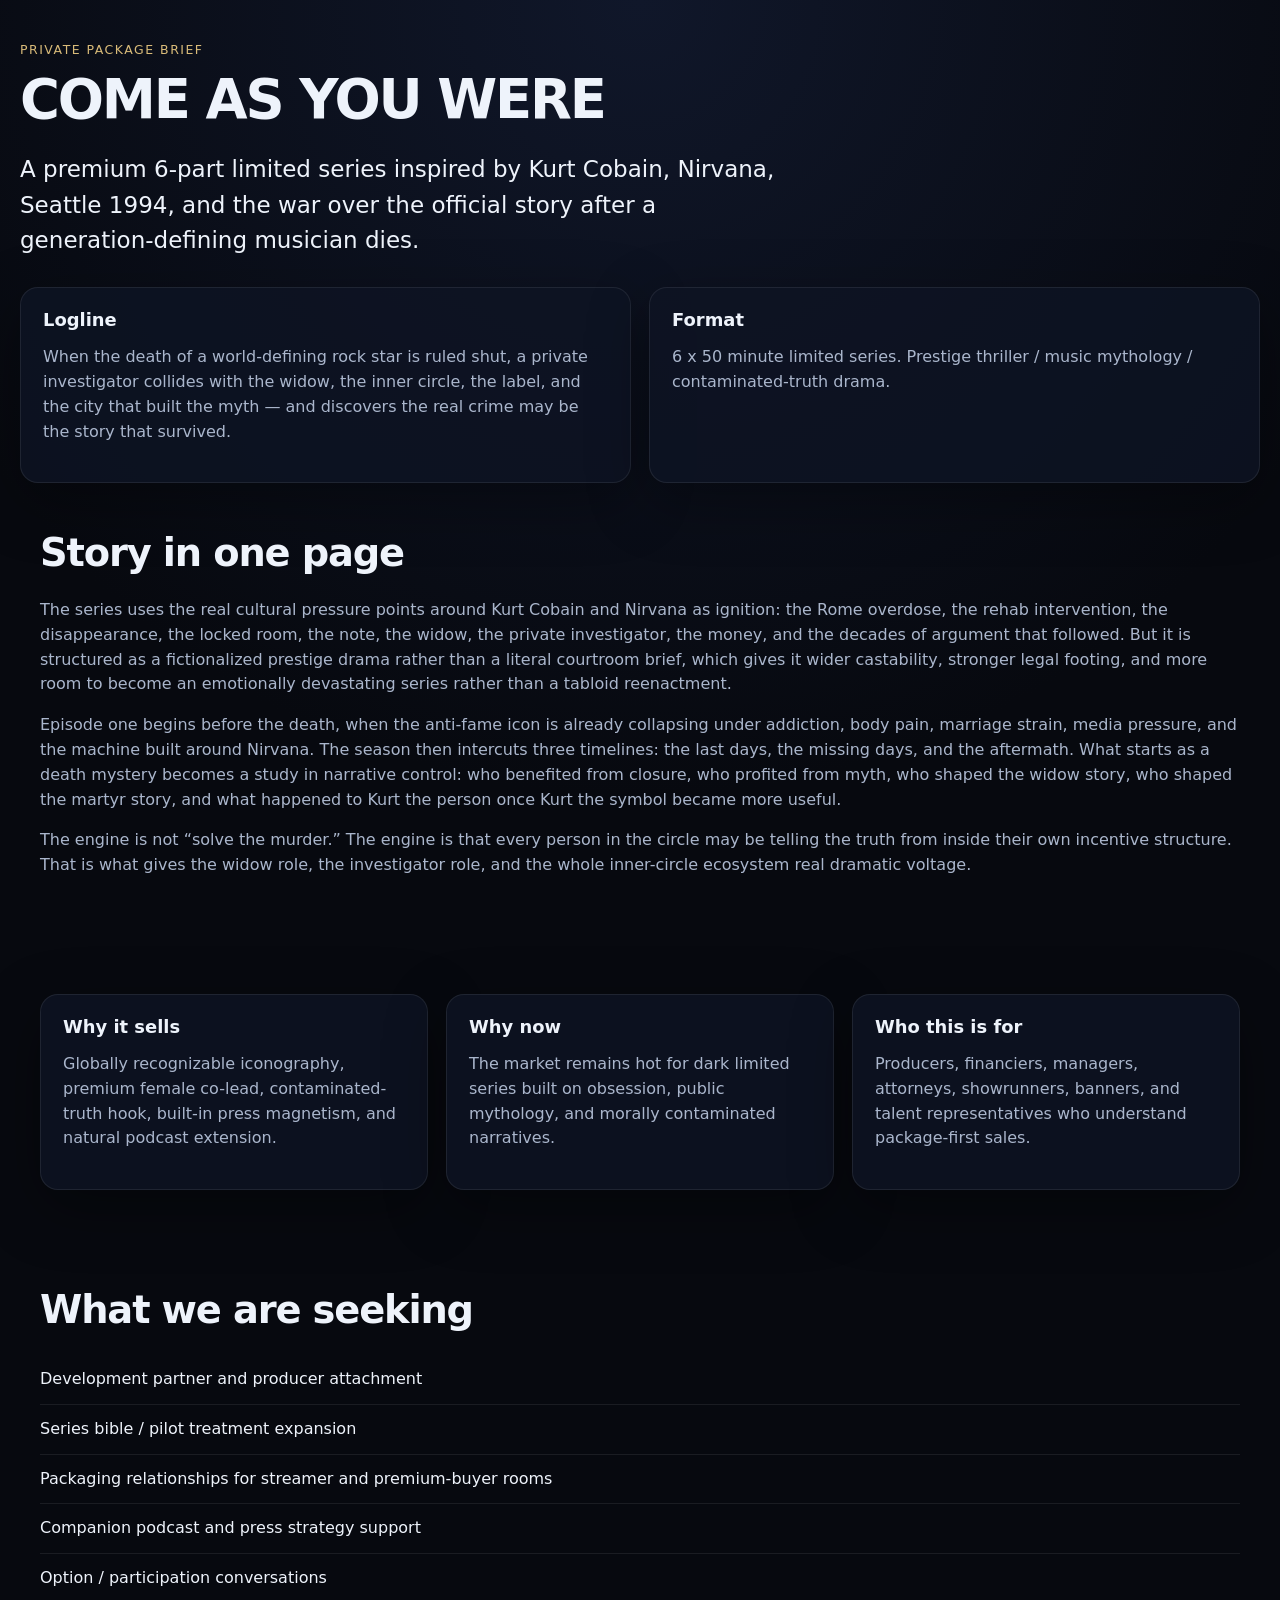
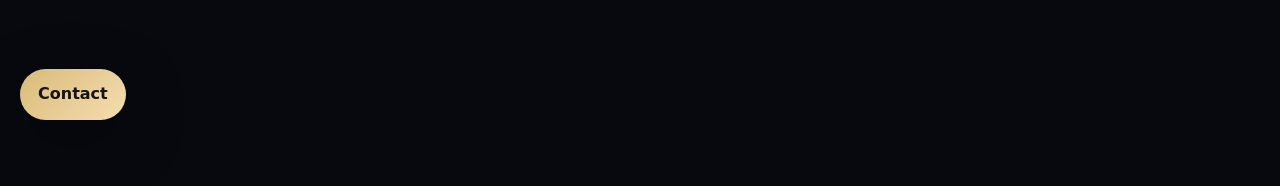
<file: docs/package-brief.html>
<!DOCTYPE html>
<html lang="en"><head><meta charset="UTF-8"><meta name="viewport" content="width=device-width, initial-scale=1.0"><title>COME AS YOU WERE | Package Brief</title><link rel="stylesheet" href="../styles.css"></head>
<body><div class="site-shell"><main class="section" style="padding-top:40px;">
<p class="eyebrow">Private package brief</p>
<h1 style="font-size:3.4rem;">COME AS YOU WERE</h1>
<p class="hero-lead">A premium 6-part limited series inspired by Kurt Cobain, Nirvana, Seattle 1994, and the war over the official story after a generation-defining musician dies.</p>
<div class="card-grid two-up" style="margin-top:28px;">
<article class="info-card"><h3>Logline</h3><p>When the death of a world-defining rock star is ruled shut, a private investigator collides with the widow, the inner circle, the label, and the city that built the myth — and discovers the real crime may be the story that survived.</p></article>
<article class="info-card"><h3>Format</h3><p>6 x 50 minute limited series. Prestige thriller / music mythology / contaminated-truth drama.</p></article>
</div>
<section class="section" style="padding-left:0;padding-right:0;">
<div class="section-intro"><h2>Story in one page</h2></div>
<p class="body-copy">The series uses the real cultural pressure points around Kurt Cobain and Nirvana as ignition: the Rome overdose, the rehab intervention, the disappearance, the locked room, the note, the widow, the private investigator, the money, and the decades of argument that followed. But it is structured as a fictionalized prestige drama rather than a literal courtroom brief, which gives it wider castability, stronger legal footing, and more room to become an emotionally devastating series rather than a tabloid reenactment.</p>
<p class="body-copy">Episode one begins before the death, when the anti-fame icon is already collapsing under addiction, body pain, marriage strain, media pressure, and the machine built around Nirvana. The season then intercuts three timelines: the last days, the missing days, and the aftermath. What starts as a death mystery becomes a study in narrative control: who benefited from closure, who profited from myth, who shaped the widow story, who shaped the martyr story, and what happened to Kurt the person once Kurt the symbol became more useful.</p>
<p class="body-copy">The engine is not “solve the murder.” The engine is that every person in the circle may be telling the truth from inside their own incentive structure. That is what gives the widow role, the investigator role, and the whole inner-circle ecosystem real dramatic voltage.</p>
</section>
<section class="section" style="padding-left:0;padding-right:0;">
<div class="card-grid three-up">
<article class="info-card"><h3>Why it sells</h3><p>Globally recognizable iconography, premium female co-lead, contaminated-truth hook, built-in press magnetism, and natural podcast extension.</p></article>
<article class="info-card"><h3>Why now</h3><p>The market remains hot for dark limited series built on obsession, public mythology, and morally contaminated narratives.</p></article>
<article class="info-card"><h3>Who this is for</h3><p>Producers, financiers, managers, attorneys, showrunners, banners, and talent representatives who understand package-first sales.</p></article>
</div>
</section>
<section class="section" style="padding-left:0;padding-right:0;">
<div class="section-intro"><h2>What we are seeking</h2></div>
<ul class="clean-list">
<li>Development partner and producer attachment</li>
<li>Series bible / pilot treatment expansion</li>
<li>Packaging relationships for streamer and premium-buyer rooms</li>
<li>Companion podcast and press strategy support</li>
<li>Option / participation conversations</li>
</ul>
</section>
<p><a class="button" href="mailto:YOUR_EMAIL@example.com?subject=COME%20AS%20YOU%20WERE%20-%20Package%20Brief">Contact</a></p>
</main></div></body></html>
</file>
<file: styles.css>
:root {
  --bg: #07090f;
  --bg-soft: #0d1220;
  --panel: rgba(14, 20, 36, 0.82);
  --panel-strong: #111828;
  --line: rgba(255,255,255,0.08);
  --text: #eef3fb;
  --muted: #aab6cc;
  --gold: #d9bb79;
  --gold-2: #f5ddb0;
  --accent: #8fb4ff;
  --shadow: 0 18px 60px rgba(0,0,0,0.35);
  --radius: 18px;
  --max: 1240px;
}
* { box-sizing: border-box; }
html { scroll-behavior: smooth; }
body {
  margin: 0; font-family: Inter, ui-sans-serif, system-ui, -apple-system, BlinkMacSystemFont, "Segoe UI", sans-serif;
  background: radial-gradient(circle at top, #10172a 0%, #07090f 42%);
  color: var(--text); line-height: 1.55;
}
a { color: inherit; text-decoration: none; }
img { max-width: 100%; display: block; }
.site-shell { min-height: 100vh; }
.topbar {
  position: sticky; top: 0; z-index: 40;
  display: flex; align-items: center; justify-content: space-between; gap: 20px;
  padding: 16px 24px; backdrop-filter: blur(14px);
  background: rgba(7, 9, 15, 0.74); border-bottom: 1px solid var(--line);
}
.brandmark { width: 190px; height: auto; }
.nav { display: flex; gap: 18px; flex-wrap: wrap; }
.nav a { color: var(--muted); font-size: 0.95rem; }
.nav a:hover { color: var(--text); }
.button {
  display: inline-flex; align-items: center; justify-content: center; gap: 10px;
  padding: 13px 18px; border-radius: 999px; font-weight: 700;
  background: linear-gradient(135deg, var(--gold), var(--gold-2)); color: #17120a;
  box-shadow: var(--shadow);
}
.button:hover { transform: translateY(-1px); }
.button-sm { padding: 10px 14px; font-size: 0.92rem; }
.button-ghost {
  background: transparent; color: var(--text); border: 1px solid rgba(255,255,255,0.16); box-shadow: none;
}
.hero, .section, .footer, .metrics-band { width: min(var(--max), calc(100% - 40px)); margin: 0 auto; }
.hero {
  display: grid; grid-template-columns: 1.15fr .85fr; gap: 34px; align-items: center;
  padding: 74px 0 38px;
}
.eyebrow { color: var(--gold); text-transform: uppercase; letter-spacing: 0.12em; font-size: 0.78rem; margin: 0 0 12px; }
h1, h2, h3 { line-height: 1.06; margin: 0 0 14px; }
h1 { font-size: clamp(2.8rem, 5.3vw, 5.5rem); letter-spacing: -0.04em; }
h2 { font-size: clamp(1.85rem, 3vw, 3rem); letter-spacing: -0.03em; }
h3 { font-size: 1.12rem; }
.hero-lead { font-size: clamp(1.15rem, 1.8vw, 1.5rem); color: var(--text); max-width: 760px; }
.hero-sub, .body-copy, .section-intro p, .info-card p, .episode-card p, .highlight-panel p, .metric span, .small-note { color: var(--muted); }
.cta-row { display: flex; flex-wrap: wrap; gap: 14px; margin: 24px 0; }
.cta-row.left { justify-content: flex-start; }
.hero-tags, .clean-list { list-style: none; padding: 0; margin: 0; }
.hero-tags { display: flex; flex-wrap: wrap; gap: 10px; }
.hero-tags li {
  padding: 9px 12px; border: 1px solid var(--line); border-radius: 999px; color: var(--muted); background: rgba(255,255,255,0.02);
}
.hero-card { display: grid; gap: 18px; }
.hero-image { border-radius: 26px; border: 1px solid var(--line); box-shadow: var(--shadow); }
.signal-card, .info-card, .episode-card, .highlight-panel, .cta-panel {
  border: 1px solid var(--line); background: var(--panel); border-radius: var(--radius); box-shadow: var(--shadow);
}
.signal-card { padding: 22px; }
.metrics-band {
  display: grid; grid-template-columns: repeat(3, 1fr); gap: 16px; margin-bottom: 26px;
}
.metric {
  padding: 18px 20px; border: 1px solid var(--line); border-radius: var(--radius); background: rgba(255,255,255,0.02);
}
.metric-label { display: block; font-size: 0.8rem; text-transform: uppercase; letter-spacing: 0.12em; color: var(--gold); margin-bottom: 8px; }
.metric strong { display: block; font-size: 1.24rem; margin-bottom: 4px; }
.section { padding: 50px 0; }
.section-intro { max-width: 860px; margin-bottom: 24px; }
.section-intro.narrow { max-width: 980px; }
.split-section { display: grid; grid-template-columns: 1fr .9fr; gap: 28px; align-items: start; }
.story-split { grid-template-columns: 1.08fr .92fr; }
.card-grid { display: grid; gap: 18px; }
.two-up { grid-template-columns: repeat(2, minmax(0, 1fr)); }
.three-up { grid-template-columns: repeat(3, minmax(0, 1fr)); }
.four-up { grid-template-columns: repeat(4, minmax(0, 1fr)); }
.info-card, .episode-card { padding: 22px; }
.highlight-panel { padding: 24px; background: linear-gradient(180deg, rgba(255,255,255,0.03), rgba(255,255,255,0.01)); }
.highlight-panel.large { padding: 28px; }
.clean-list li { padding: 12px 0; border-bottom: 1px solid var(--line); }
.clean-list li:last-child { border-bottom: none; }
.episode-grid { display: grid; grid-template-columns: repeat(3, minmax(0, 1fr)); gap: 18px; }
.episode-card span {
  display: inline-flex; width: 36px; height: 36px; align-items: center; justify-content: center; border-radius: 999px;
  background: rgba(217,187,121,0.12); color: var(--gold); font-weight: 800; margin-bottom: 14px;
}
.cta-panel { margin-top: 18px; padding: 22px; }
.footer {
  display: flex; justify-content: space-between; gap: 18px; padding: 34px 0 48px; border-top: 1px solid var(--line);
}
.footer p { color: var(--muted); max-width: 620px; }
.footer-links { display: flex; flex-direction: column; gap: 10px; color: var(--muted); }
@media (max-width: 1080px) {
  .hero, .split-section, .metrics-band, .episode-grid, .four-up, .three-up { grid-template-columns: 1fr 1fr; }
  .hero { grid-template-columns: 1fr; }
  .story-split { grid-template-columns: 1fr; }
}
@media (max-width: 760px) {
  .topbar { flex-wrap: wrap; }
  .nav { width: 100%; justify-content: space-between; }
  .metrics-band, .episode-grid, .two-up, .three-up, .four-up, .split-section { grid-template-columns: 1fr; }
  .hero, .section, .footer, .metrics-band { width: min(var(--max), calc(100% - 24px)); }
  .footer { flex-direction: column; }
}
</file>
